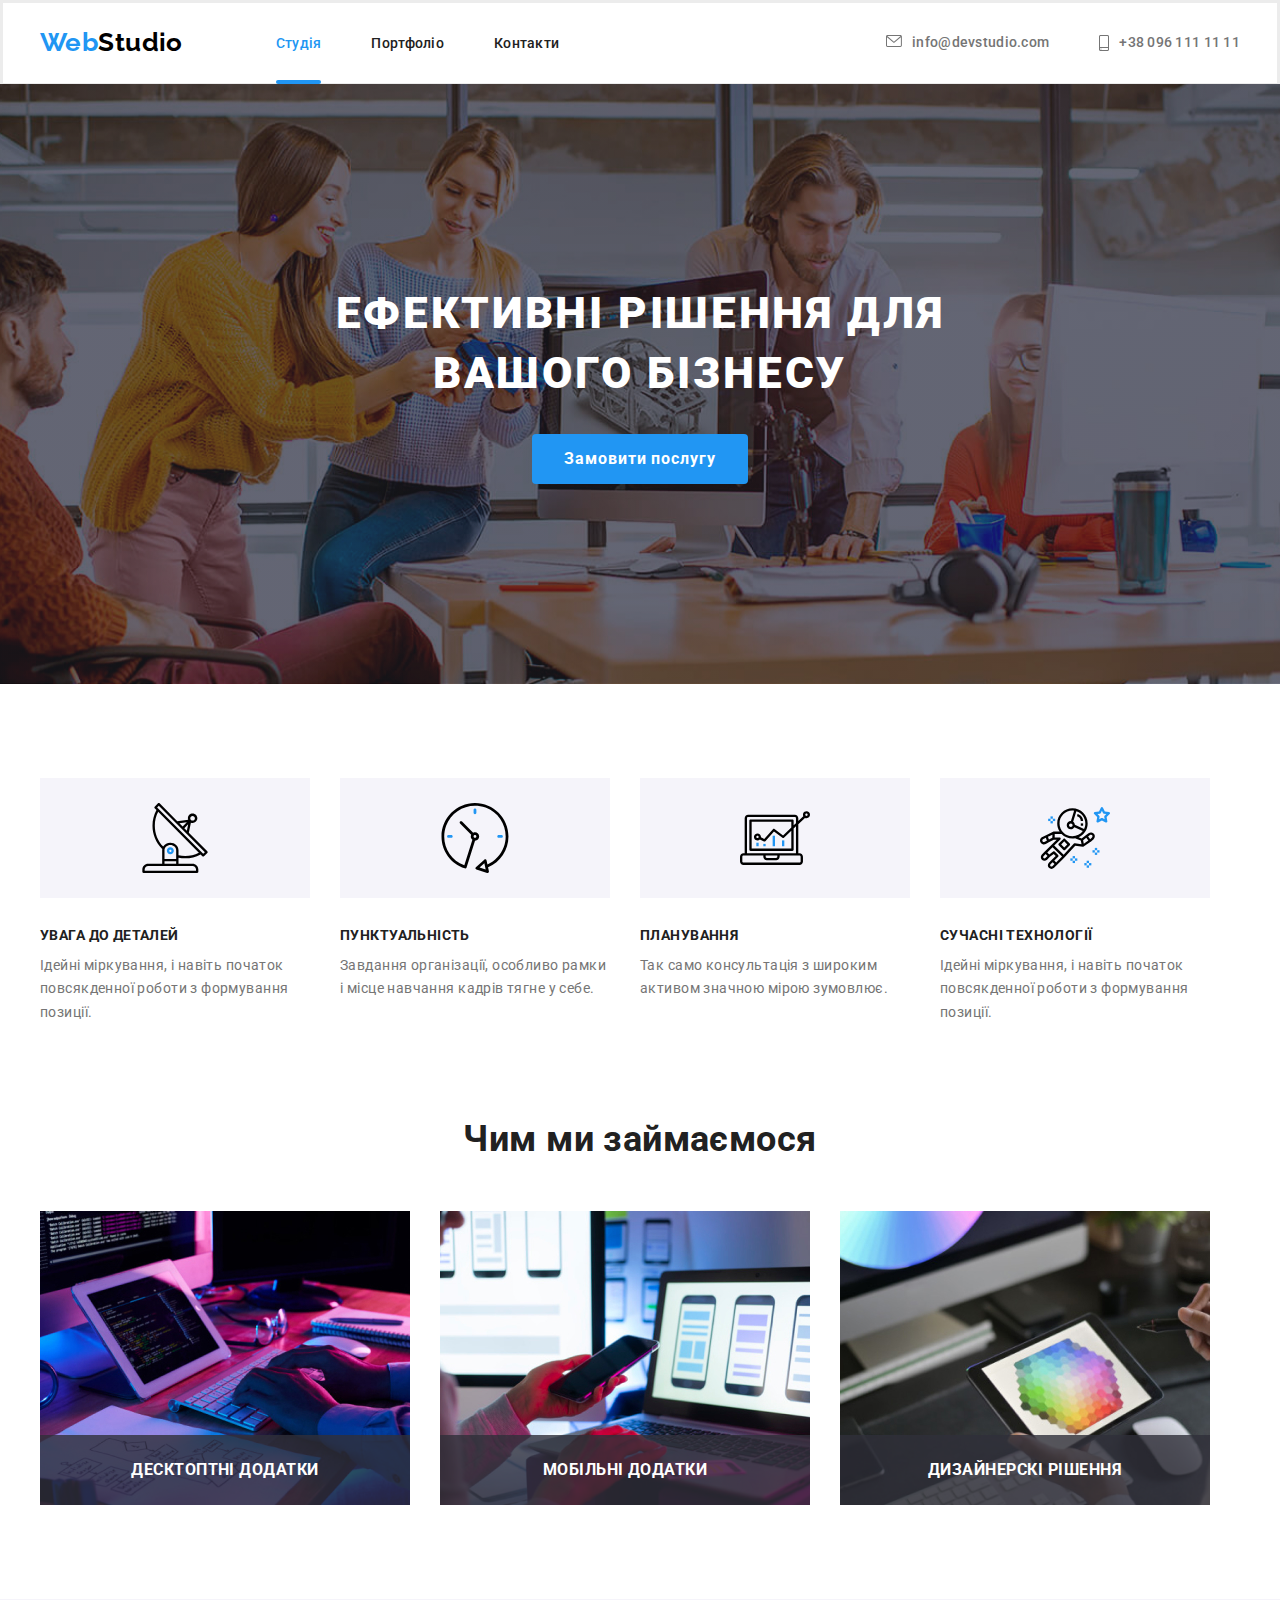
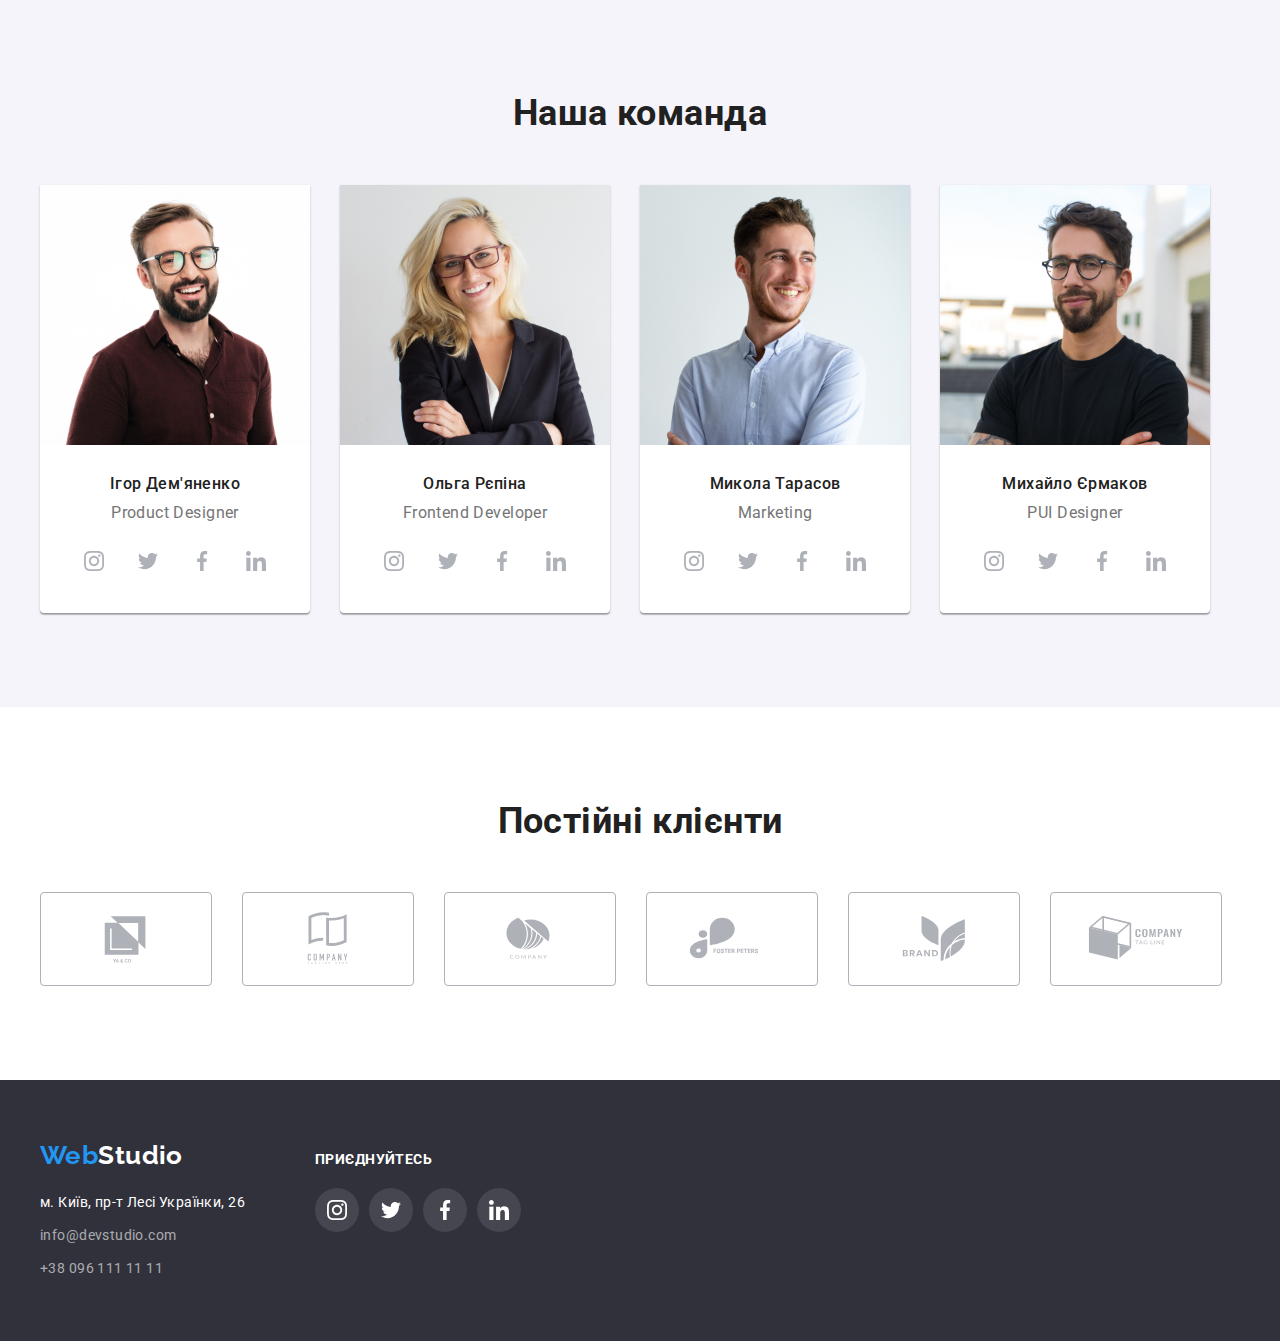
<file: index.html>
<!DOCTYPE html>
<html lang="uk">
  <head>
    <meta charset="UTF-8" />
    <meta http-equiv="X-UA-Compatible" content="IE=edge" />
    <meta name="viewport" content="width=device-width, initial-scale=1.0" />
    <title>Document</title>
    <link rel="preconnect" href="https://fonts.googleapis.com" />
    <link rel="preconnect" href="https://fonts.gstatic.com" crossorigin />
    <link
      href="https://fonts.googleapis.com/css2?family=Raleway:wght@700&family=Roboto:wght@400;500;700;900&display=swap"
      rel="stylesheet"
    />
    <link rel="stylesheet" href="./css/styles.css" />
  </head>
  <body>
    <!--Верхня лінія-->

    <header>
      <div class="container maine-line">
        <a href="./index.html" class="logo header"
          ><span class="logo-blue">Web</span
          ><span class="logo-black">Studio</span></a
        >
        <nav>
          <ul class="site-nav list">
            <li class="item">
              <a href="./index.html" class="link current">Студія</a>
            </li>
            <li class="item">
              <a href="./portfolio.html" class="link">Портфоліо</a>
            </li>
            <li class="item"><a href="" class="link">Контакти</a></li>
          </ul>
        </nav>
        <ul class="auth-nav list">
          <li class="item">
            <a class="contact-header" href="mailto:info@devstudio.com">
              <svg width="16" height="12" class="svg-mail">
                <use href="./images/icons.svg#mail"></use>
              </svg>
              info@devstudio.com</a
            >
          </li>
          <li class="item">
            <a class="contact-header" href="tel:+380961111111">
              <svg width="10" height="16" class="svg-smartphone">
                <use href="./images/icons.svg#smartphone"></use>
              </svg>
              +38 096 111 11 11</a
            >
          </li>
        </ul>
      </div>
    </header>
    <!--Шапка-->

    <main>
      <section class="order">
        <div class="container">
          <h1 class="order-text">
            Ефективні рішення для<br />
            вашого бізнесу
          </h1>
          <button class="button primary" type="button" data-modal-open>
            Замовити послугу
          </button>
        </div>
      </section>

      <div class="bekdrop is-hidden" data-modal>
        <div class="modal-window">
          <button class="button button-modal-window" data-modal-close>
            <svg width="11" height="11" class="svg-modal-window">
              <use
                class="use-modal-window"
                href="./images/icons.svg#close"
              ></use>
            </svg>
          </button>
        </div>
      </div>

      <!--Особливості-->

      <section class="features section">
        <div class="container">
          <h2 class="visually-hidden">Наші особлівості</h2>
          <ul class="list features-list">
            <li class="item">
              <div class="features-plus">
                <svg width="70" height="70" class="svg-features">
                  <use
                    class="use-features"
                    href="./images/icons.svg#antenna"
                  ></use>
                </svg>
              </div>
              <h3 class="main-text">УВАГА ДО ДЕТАЛЕЙ</h3>
              <p class="text">
                Ідейні міркування, і навіть початок повсякденної роботи з
                формування позиції.
              </p>
            </li>
            <li class="item">
              <div class="features-plus">
                <svg width="70" height="70" class="svg-features">
                  <use
                    class="use-features"
                    href="./images/icons.svg#clock"
                  ></use>
                </svg>
              </div>
              <h3 class="main-text">ПУНКТУАЛЬНІСТЬ</h3>
              <p class="text">
                Завдання організації, особливо рамки і місце навчання кадрів
                тягне у себе.
              </p>
            </li>
            <li class="item">
              <div class="features-plus">
                <svg width="70" height="70" class="svg-features">
                  <use
                    class="use-features"
                    href="./images/icons.svg#komputer"
                  ></use>
                </svg>
              </div>
              <h3 class="main-text">ПЛАНУВАННЯ</h3>
              <p class="text">
                Так само консультація з широким активом значною мірою зумовлює.
              </p>
            </li>
            <li class="item">
              <div class="features-plus">
                <svg width="70" height="70" class="svg-features">
                  <use
                    class="use-features"
                    href="./images/icons.svg#astronaut"
                  ></use>
                </svg>
              </div>
              <h3 class="main-text">СУЧАСНІ ТЕХНОЛОГІЇ</h3>
              <p class="text">
                Ідейні міркування, і навіть початок повсякденної роботи з
                формування позиції.
              </p>
            </li>
          </ul>
        </div>
      </section>

      <!--Чим ми займаємося-->

      <section class="examples section">
        <div class="container">
          <h2 class="main-tex">Чим ми займаємося</h2>
          <ul class="list list-jpg">
            <li class="item">
              <div class="img-examples">
                <img
                  class="img"
                  src="./images/img(1).jpg"
                  alt="праця на всіх девайсах"
                  width="370"
                />

                <!-- <div class="examples-frame-text"> -->
                  <p class="frame-text">ДЕСКТОПТНІ ДОДАТКИ</p>
                <!-- </div> -->
              </div>
            </li>
            <li class="item">
              <div class="img-examples">
                <img
                  class="img"
                  src="./images/img(2).jpg"
                  alt="праця на всіх девайсах"
                  width="370"
                />

                <!-- <div class="examples-frame-text"> -->
                  <p class="frame-text">МОБІЛЬНІ ДОДАТКИ</p>
                <!-- </div> -->
              </div>
            </li>
            <li class="item">
              <div class="img-examples">
                <img
                  class="img"
                  src="./images/img(3).jpg"
                  alt="праця на всіх девайсах"
                  width="370"
                />

                <!-- <div class="examples-frame-text"> -->
                  <p class="frame-text">ДИЗАЙНЕРСКІ РІШЕННЯ</p>
                <!-- </div> -->
              </div>
            </li>
          </ul>
        </div>
      </section>

      <!--Наша команда-->

      <section class="section team">
        <div class="container">
          <h2 class="main">Наша команда</h2>
          <ul class="list">
            <li class="item shadow">
              <img
                class="img"
                src="./images/img(4).jpg"
                alt="фото Ігора Дем'яненко"
                width="270"
              />
              <div class="text-people">
                <h3 class="main-text">Ігор Дем'яненко</h3>
                <p class="text">Product Designer</p>
                <ul class="team-svg">
                  <li class="item">
                    <a class="link" href="">
                      <svg width="20" height="20" class="svg-team">
                        <use
                          class="use-team"
                          href="./images/icons.svg#instagram"
                        ></use>
                      </svg>
                    </a>
                  </li>
                  <li class="item">
                    <a class="link" href="">
                      <svg width="20" height="20" class="svg-team">
                        <use
                          class="use-team"
                          href="./images/icons.svg#twitter"
                        ></use>
                      </svg>
                    </a>
                  </li>
                  <li class="item">
                    <a class="link" href="">
                      <svg width="20" height="20" class="svg-team">
                        <use
                          class="use-team"
                          href="./images/icons.svg#facebook"
                        ></use>
                      </svg>
                    </a>
                  </li>
                  <li class="item">
                    <a class="link" href="">
                      <svg width="20" height="20" class="svg-team">
                        <use
                          class="use-team"
                          href="./images/icons.svg#linkedin"
                        ></use>
                      </svg>
                    </a>
                  </li>
                </ul>
              </div>
            </li>
            <li class="item shadow">
              <img
                class="img"
                src="./images/img(5).jpg"
                alt="фото Ольгі Рєпіної"
                width="270"
              />
              <div class="text-people">
                <h3 class="main-text">Ольга Рєпіна</h3>
                <p class="text">Frontend Developer</p>
                <ul class="team-svg">
                  <li class="item">
                    <a class="link" href="">
                      <svg width="20" height="20" class="svg-team">
                        <use
                          class="use-team"
                          href="./images/icons.svg#instagram"
                        ></use>
                      </svg>
                    </a>
                  </li>
                  <li class="item">
                    <a class="link" href="">
                      <svg width="20" height="20" class="svg-team">
                        <use
                          class="use-team"
                          href="./images/icons.svg#twitter"
                        ></use>
                      </svg>
                    </a>
                  </li>
                  <li class="item">
                    <a class="link" href="">
                      <svg width="20" height="20" class="svg-team">
                        <use
                          class="use-team"
                          href="./images/icons.svg#facebook"
                        ></use>
                      </svg>
                    </a>
                  </li>
                  <li class="item">
                    <a class="link" href="">
                      <svg width="20" height="20" class="svg-team">
                        <use
                          class="use-team"
                          href="./images/icons.svg#linkedin"
                        ></use>
                      </svg>
                    </a>
                  </li>
                </ul>
              </div>
            </li>
            <li class="item shadow">
              <img
                class="img"
                src="./images/img(6).jpg"
                alt="фото Миколи Тарасова"
                width="270"
              />
              <div class="text-people">
                <h3 class="main-text">Микола Тарасов</h3>
                <p class="text">Marketing</p>
                <ul class="team-svg">
                  <li class="item">
                    <a class="link" href="">
                      <svg width="20" height="20" class="svg-team">
                        <use
                          class="use-team"
                          href="./images/icons.svg#instagram"
                        ></use>
                      </svg>
                    </a>
                  </li>
                  <li class="item">
                    <a class="link" href="">
                      <svg width="20" height="20" class="svg-team">
                        <use
                          class="use-team"
                          href="./images/icons.svg#twitter"
                        ></use>
                      </svg>
                    </a>
                  </li>
                  <li class="item">
                    <a class="link" href="">
                      <svg width="20" height="20" class="svg-team">
                        <use
                          class="use-team"
                          href="./images/icons.svg#facebook"
                        ></use>
                      </svg>
                    </a>
                  </li>
                  <li class="item">
                    <a class="link" href="">
                      <svg width="20" height="20" class="svg-team">
                        <use
                          class="use-team"
                          href="./images/icons.svg#linkedin"
                        ></use>
                      </svg>
                    </a>
                  </li>
                </ul>
              </div>
            </li>
            <li class="item shadow">
              <img
                class="img"
                src="./images/img(7).jpg"
                alt="фото Михайла Єрмакова"
                width="270"
              />
              <div class="text-people">
                <h3 class="main-text">Михайло Єрмаков</h3>
                <p class="text">PUI Designer</p>
                <ul class="team-svg">
                  <li class="item">
                    <a class="link" href="">
                      <svg width="20" height="20" class="svg-team">
                        <use
                          class="use-team"
                          href="./images/icons.svg#instagram"
                        ></use>
                      </svg>
                    </a>
                  </li>
                  <li class="item">
                    <a class="link" href="">
                      <svg width="20" height="20" class="svg-team">
                        <use
                          class="use-team"
                          href="./images/icons.svg#twitter"
                        ></use>
                      </svg>
                    </a>
                  </li>
                  <li class="item">
                    <a class="link" href="">
                      <svg width="20" height="20" class="svg-team">
                        <use
                          class="use-team"
                          href="./images/icons.svg#facebook"
                        ></use>
                      </svg>
                    </a>
                  </li>
                  <li class="item">
                    <a class="link" href="">
                      <svg width="20" height="20" class="svg-team">
                        <use
                          class="use-team"
                          href="./images/icons.svg#linkedin"
                        ></use>
                      </svg>
                    </a>
                  </li>
                </ul>
              </div>
            </li>
          </ul>
        </div>
      </section>

      <!-- Постійні клієнти -->

      <section class="section customers">
        <div class="container">
          <h2 class="main">Постійні клієнти</h2>

          <ul class="customers-example">
            <li class="item">
              <a class="link" href="">
                <svg width="106" height="60" class="svg-customers">
                  <use class="use" href="./images/icons.svg#yaco"></use>
                </svg>
              </a>
            </li>
            <li class="item">
              <a class="link" href="">
                <svg width="106" height="60" class="svg-customers">
                  <use class="use" href="./images/icons.svg#tagline"></use>
                </svg>
              </a>
            </li>
            <li class="item">
              <a class="link" href="">
                <svg width="106" height="60" class="svg-customers">
                  <use class="use" href="./images/icons.svg#company"></use>
                </svg>
              </a>
            </li>
            <li class="item">
              <a class="link" href="">
                <svg width="106" height="60" class="svg-customers">
                  <use class="use" href="./images/icons.svg#foster"></use>
                </svg>
              </a>
            </li>
            <li class="item">
              <a class="link" href="">
                <svg width="106" height="60" class="svg-customers">
                  <use class="use" href="./images/icons.svg#brand"></use>
                </svg>
              </a>
            </li>
            <li class="item">
              <a class="link" href="">
                <svg width="106" height="60" class="svg-customers">
                  <use class="use" href="./images/icons.svg#tag_line"></use>
                </svg>
              </a>
            </li>
          </ul>
        </div>
      </section>
    </main>

    <!--Підвал-->

    <footer>
      <div class="container qwerty">
        <div class="main-information">
          <a href="./index.html" class="logo footer"
            ><span class="logo-blue">Web</span
            ><span class="logo-white">Studio</span></a
          >

          <address class="footer-adress">
            <ul class="list">
              <li class="adress-list">
                <a class="adress" href="https://goo.gl/maps/dVTdYjMpr15HdF8F8"
                  >м. Київ, пр-т Лесі Українки, 26</a
                >
              </li>
              <li class="adress-list">
                <a class="footer-emaile adress" href="mailto:info@devstudio.com"
                  >info@devstudio.com</a
                >
              </li>
              <li class="adress-list">
                <a class="footer-telephon adress" href="tel:+380961111111"
                  >+38 096 111 11 11</a
                >
              </li>
            </ul>
          </address>
        </div>

        <div class="plus">
          <p class="main">ПРИЄДНУЙТЕСЬ</p>
          <ul class="plus-svg">
            <li class="item">
              <a class="link" href="">
                <svg width="20" height="20" class="svg-footer">
                  <use
                    class="use-footer"
                    href="./images/icons.svg#instagram"
                  ></use>
                </svg>
              </a>
            </li>
            <li class="item">
              <a class="link" href="">
                <svg width="20" height="20" class="svg-footer">
                  <use
                    class="use-footer"
                    href="./images/icons.svg#twitter"
                  ></use>
                </svg>
              </a>
            </li>
            <li class="item">
              <a class="link" href="">
                <svg width="20" height="20" class="svg-footer">
                  <use
                    class="use-footer"
                    href="./images/icons.svg#facebook"
                  ></use>
                </svg>
              </a>
            </li>
            <li class="item">
              <a class="link" href="">
                <svg width="20" height="20" class="svg-footer">
                  <use
                    class="use-footer"
                    href="./images/icons.svg#linkedin"
                  ></use>
                </svg>
              </a>
            </li>
          </ul>
        </div>
      </div>
    </footer>

    <script src="./js/modal.js"></script>
  </body>
</html>
</file>
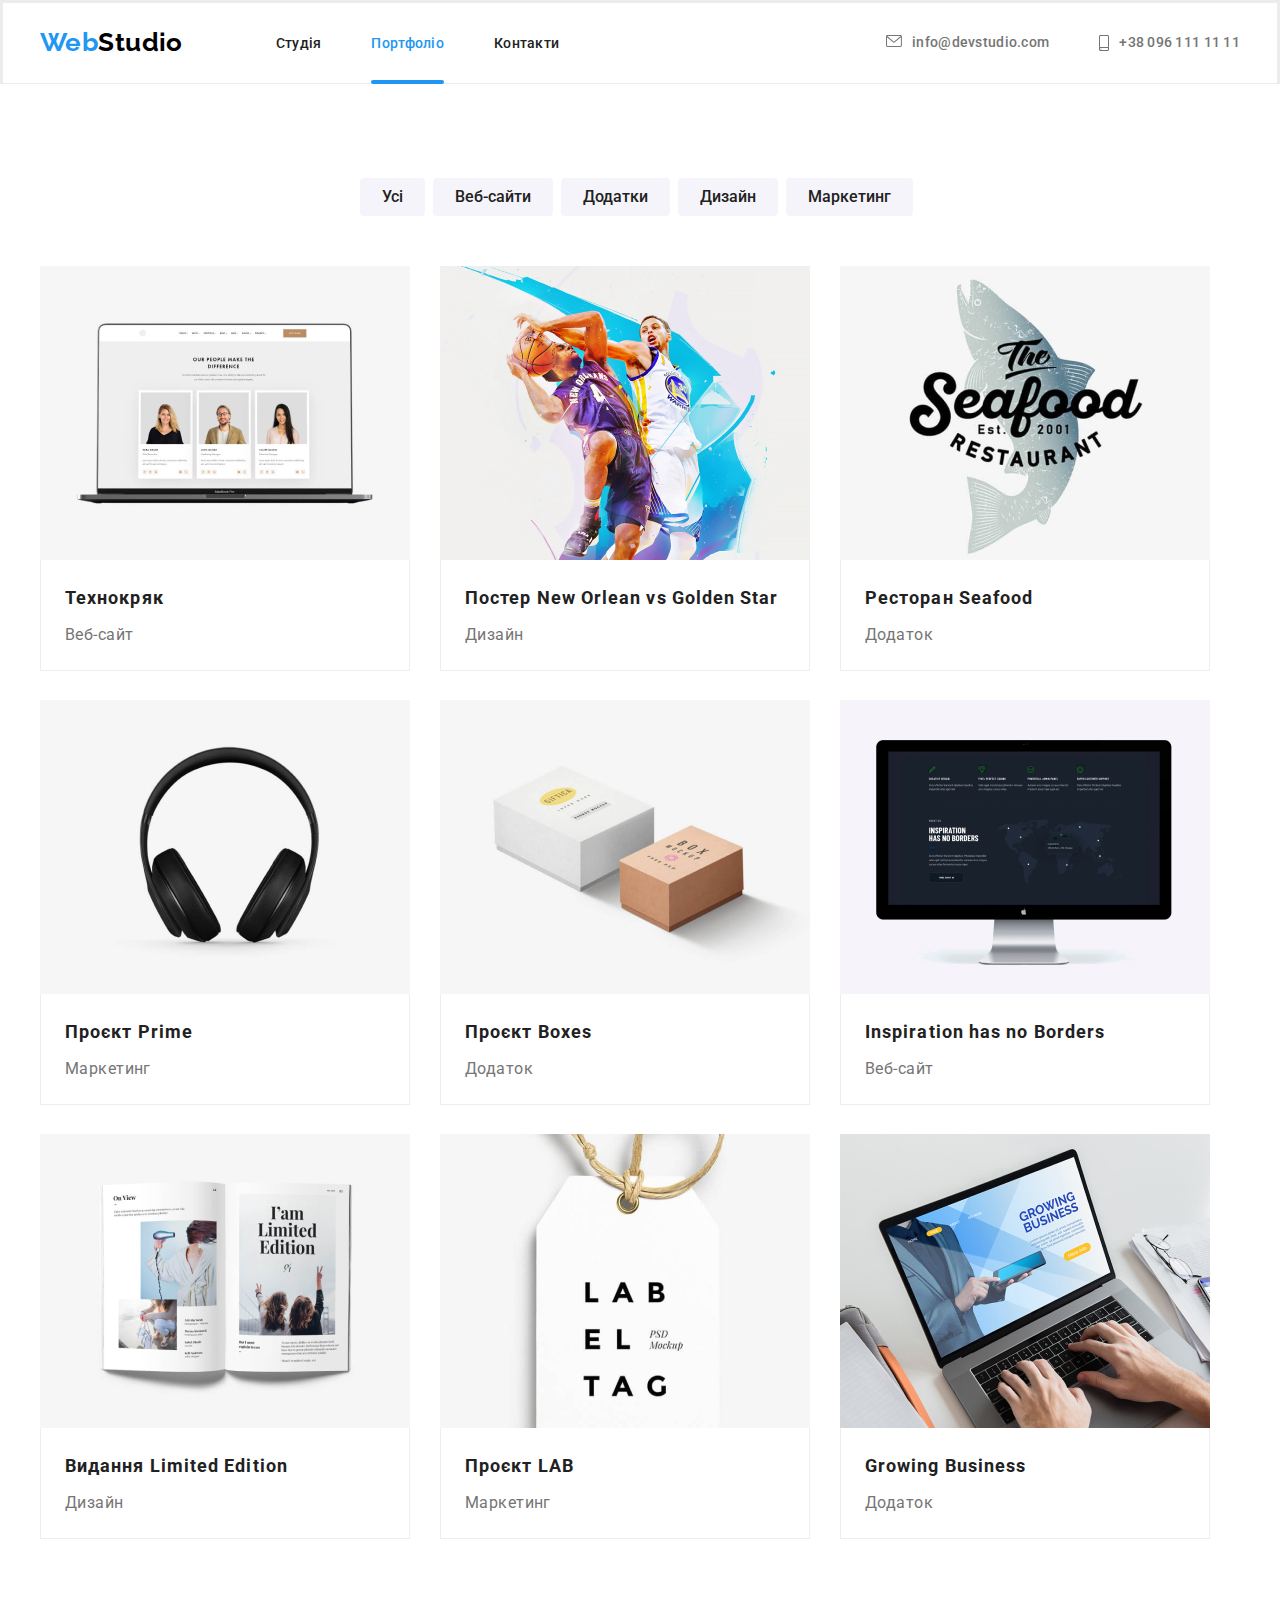
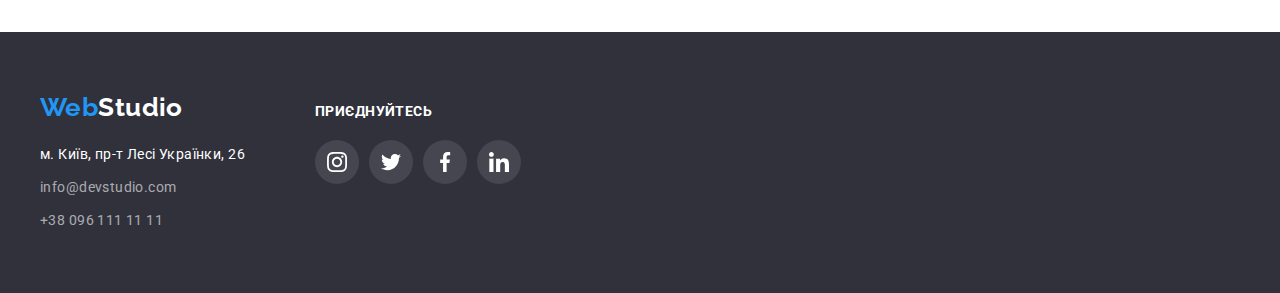
<file: portfolio.html>
<!DOCTYPE html>
<html lang="uk">
  <head>
    <meta charset="UTF-8" />
    <meta http-equiv="X-UA-Compatible" content="IE=edge" />
    <meta name="viewport" content="width=device-width, initial-scale=1.0" />
    <title>Document</title>
    <link rel="preconnect" href="https://fonts.googleapis.com" />
    <link rel="preconnect" href="https://fonts.gstatic.com" crossorigin />
    <link
      href="https://fonts.googleapis.com/css2?family=Raleway:wght@700&family=Roboto:wght@400;500;700;900&display=swap"
      rel="stylesheet"
    />
    <link rel="stylesheet" href="./css/styles.css" />
  </head>
  <body>
    <!--Верхня лінія-->
    <header>
      <div class="container maine-line">
        <a href="./index.html" class="logo header"
          ><span class="logo-blue">Web</span
          ><span class="logo-black">Studio</span></a
        >
        <nav>
          <ul class="site-nav list">
            <li class="item">
              <a href="./index.html" class="link">Студія</a>
            </li>
            <li class="item">
              <a href="./portfolio.html" class="link current">Портфоліо</a>
            </li>
            <li class="item"><a href="" class="link">Контакти</a></li>
          </ul>
        </nav>
        <ul class="auth-nav list">
          <li class="item">
            <a class="contact-header" href="mailto:info@devstudio.com">
              <svg 
                  width="16"
                  height="12"
                  class="svg-mail">
                <use href="./images/icons.svg#mail"></use>
              </svg>
              info@devstudio.com</a>
          </li>
          <li class="item">
            <a class="contact-header" href="tel:+380961111111">
              <svg 
              width="10"
              height="16"
              class="svg-smartphone">
                <use href="./images/icons.svg#smartphone"></use>
              </svg>
              +38 096 111 11 11</a>
          </li>
        </ul>
      </div>
    </header>
    <!--Шапка-->
    <main>
      <section class="section portfolio">
        <div class="container">
          <h1 class="visually-hidden">Портфоліо</h1>

          <!--Фільтр-->
          <ul class="list-filter">
            <li>
              <button type="button" class="button filter current">Усі</button>
            </li>
            <li>
              <button type="button" class="button filter">Веб-сайти</button>
            </li>
            <li>
              <button type="button" class="button filter">Додатки</button>
            </li>
            <li><button type="button" class="button filter">Дизайн</button></li>
            <li>
              <button type="button" class="button filter">Маркетинг</button>
            </li>
          </ul>

          <!--Приклади-->

          <ul class="list">
            <li class="item">
              <a class="a" href=""
                >
                <div class="img-animation">
                  <img
                  class="img"
                  src="./images/img(8).jpg"
                  alt="Лого ресторана Seafood"
                  width="370"
                />
                <div class="animation">
                  <p class="text-animation">Ресурс пропонує комплексні пропозиції 
                    з різним рівнем функціоналу та сервісів. 
                    Все це дозволить відвідувачу отримати вичерпні 
                    відомості про компанію чи приватну особу.</p>
                </div>
                </div>
                <div class="border">
                  <h2 class="main-text">Технокряк</h2>
                  <p class="text">Веб-сайт</p>
                </div></a
              >
            </li>
            <li class="item">
              <a class="a" href=""
                >
                <div class="img-animation">
                  <img
                  class="img"
                  src="./images/img(9).jpg"
                  alt="Лого ресторана Seafood"
                  width="370"
                />
                <div class="animation">
                  <p class="text-animation">Ресурс пропонує комплексні пропозиції 
                    з різним рівнем функціоналу та сервісів. 
                    Все це дозволить відвідувачу отримати вичерпні 
                    відомості про компанію чи приватну особу.</p>
                </div>
                </div>
                <div class="border">
                  <h2 class="main-text">Постер New Orlean vs Golden Star</h2>
                  <p class="text">Дизайн</p>
                </div></a
              >
            </li>

            <li class="item">
              <a class="a" href=""
                >
                <div class="img-animation">
                  <img
                  class="img"
                  src="./images/img(10).jpg"
                  alt="Лого ресторана Seafood"
                  width="370"
                />
                <div class="animation">
                  <p class="text-animation">Ресурс пропонує комплексні пропозиції 
                    з різним рівнем функціоналу та сервісів. 
                    Все це дозволить відвідувачу отримати вичерпні 
                    відомості про компанію чи приватну особу.</p>
                </div>
                </div>
                <div class="border">
                  <h2 class="main-text">Ресторан Seafood</h2>
                  <p class="text">Додаток</p>
                </div></a
              >
            </li>
            <li class="item">
              <a class="a" href=""
                >
                <div class="img-animation">
                  <img
                  class="img"
                  src="./images/img(11).jpg"
                  alt="Лого ресторана Seafood"
                  width="370"
                />
                <div class="animation">
                  <p class="text-animation">Ресурс пропонує комплексні пропозиції 
                    з різним рівнем функціоналу та сервісів. 
                    Все це дозволить відвідувачу отримати вичерпні 
                    відомості про компанію чи приватну особу.</p>
                </div>
                </div>
                <div class="border">
                  <h2 class="main-text">Проєкт Prime</h2>
                  <p class="text">Маркетинг</p>
                </div></a
              >
            </li>

            <li class="item">
              <a class="a" href=""
                >
                <div class="img-animation">
                  <img
                  class="img"
                  src="./images/img(12).jpg"
                  alt="Лого ресторана Seafood"
                  width="370"
                />
                <div class="animation">
                  <p class="text-animation">Ресурс пропонує комплексні пропозиції 
                    з різним рівнем функціоналу та сервісів. 
                    Все це дозволить відвідувачу отримати вичерпні 
                    відомості про компанію чи приватну особу.</p>
                </div>
                </div>
                <div class="border">
                  <h2 class="main-text">Проєкт Boxes</h2>
                  <p class="text">Додаток</p>
                </div></a
              >
            </li>

            <li class="item">
              <a class="a" href=""
                >
                <div class="img-animation">
                  <img
                  class="img"
                  src="./images/img(13).jpg"
                  alt="Лого ресторана Seafood"
                  width="370"
                />
                <div class="animation">
                  <p class="text-animation">Ресурс пропонує комплексні пропозиції 
                    з різним рівнем функціоналу та сервісів. 
                    Все це дозволить відвідувачу отримати вичерпні 
                    відомості про компанію чи приватну особу.</p>
                </div>
                </div>
                <div class="border">
                  <h2 class="main-text">Inspiration has no Borders</h2>
                  <p class="text">Веб-сайт</p>
                </div></a
              >
            </li>
            <li class="item">
              <a class="a" href=""
                >
                <div class="img-animation">
                  <img
                  class="img"
                  src="./images/img(14).jpg"
                  alt="Лого ресторана Seafood"
                  width="370"
                />
                <div class="animation">
                  <p class="text-animation">Ресурс пропонує комплексні пропозиції 
                    з різним рівнем функціоналу та сервісів. 
                    Все це дозволить відвідувачу отримати вичерпні 
                    відомості про компанію чи приватну особу.</p>
                </div>
                </div>
                <div class="border">
                  <h2 class="main-text">Видання Limited Edition</h2>
                  <p class="text">Дизайн</p>
                </div></a
              >
            </li>

            <li class="item">
              <a class="a" href=""
                >
                <div class="img-animation">
                  <img
                  class="img"
                  src="./images/img(15).jpg"
                  alt="Лого ресторана Seafood"
                  width="370"
                />
                <div class="animation">
                  <p class="text-animation">Ресурс пропонує комплексні пропозиції 
                    з різним рівнем функціоналу та сервісів. 
                    Все це дозволить відвідувачу отримати вичерпні 
                    відомості про компанію чи приватну особу.</p>
                </div>
                </div>
                <div class="border">
                  <h2 class="main-text">Проєкт LAB</h2>
                  <p class="text">Маркетинг</p>
                </div></a
              >
            </li>

            <li class="item">
              <a class="a" href=""
                >
                <div class="img-animation">
                  <img
                  class="img"
                  src="./images/img(16).jpg"
                  alt="Лого ресторана Seafood"
                  width="370"
                />
                <div class="animation">
                  <p class="text-animation">Ресурс пропонує комплексні пропозиції 
                    з різним рівнем функціоналу та сервісів. 
                    Все це дозволить відвідувачу отримати вичерпні 
                    відомості про компанію чи приватну особу.</p>
                </div>
                </div>
                <div class="border">
                  <h2 class="main-text">Growing Business</h2>
                  <p class="text">Додаток</p>
                </div></a
              >
            </li>
          </ul>
        </div>
      </section>
    </main>
    <!--Підвал-->
    
    <footer>
      <div class="container qwerty">
        <div class="main-information">
          <a href="./index.html" class="logo footer"
            ><span class="logo-blue">Web</span
            ><span class="logo-white">Studio</span></a
          >

          <address class="footer-adress">
            <ul class="list">
              <li class="adress-list">
                <a class="adress" href="https://goo.gl/maps/dVTdYjMpr15HdF8F8"
                  >м. Київ, пр-т Лесі Українки, 26</a
                >
              </li>
              <li class="adress-list">
                <a class="footer-emaile adress" href="mailto:info@devstudio.com"
                  >info@devstudio.com</a
                >
              </li>
              <li class="adress-list">
                <a class="footer-telephon adress" href="tel:+380961111111"
                  >+38 096 111 11 11</a
                >
              </li>
            </ul>
          </address>
        </div>

        <div class="plus">
          <p class="main">ПРИЄДНУЙТЕСЬ</p>
          <ul class="plus-svg">
            <li class="item">
              <a class="link" href="">
                <svg width="20" height="20" class="svg-footer">
                  <use
                    class="use-footer"
                    href="./images/icons.svg#instagram"
                  ></use>
                </svg>
              </a>
            </li>
            <li class="item">
              <a class="link" href="">
                <svg width="20" height="20" class="svg-footer">
                  <use
                    class="use-footer"
                    href="./images/icons.svg#twitter"
                  ></use>
                </svg>
              </a>
            </li>
            <li class="item">
              <a class="link" href="">
                <svg width="20" height="20" class="svg-footer">
                  <use
                    class="use-footer"
                    href="./images/icons.svg#facebook"
                  ></use>
                </svg>
              </a>
            </li>
            <li class="item">
              <a class="link" href="">
                <svg width="20" height="20" class="svg-footer">
                  <use
                    class="use-footer"
                    href="./images/icons.svg#linkedin"
                  ></use>
                </svg>
              </a>
            </li>
          </ul>
        </div>
      </div>
    </footer>
   
  </body>
</html>
</file>
<file: css/styles.css>
/* maine information */

:root{
    --primary-text-color: #757575;
    --h-text-color: #212121;
    --accent-color: #2196F3;
    --adress-color: rgba(255, 255, 255, 0.6);
    --primary-white-color: #ffffff;
    --bg-color: hsl(235, 10%, 21%);
    --rgba-logo-black: rgba(0, 0, 0, 1);
    --rgba-logo-white: rgba(255, 255, 255, 1);
    --rgba-logo-blue: rgba(33, 150, 243, 1);
    --botton-bgd: #F5F4FA;
    --acent-hero-rgba:rgba(47, 48, 58, 0.4);
    --team-bgd:#F5F4FA;
    --border-color: #EEEEEE;
    --border-header: #ECECEC;
    --svg-accent: rgba(175, 177, 184, 1);
    --svg-accent-hover:rgba(33, 150, 243, 1);
    --svg-rgba-footer:rgba(255, 255, 255, 0.1);
    --color: #2196f3;
    --rgba-bekdrop: rgba(0, 0, 0, 0.2);
    --background-modal-window: #ffffff;
    --border-botton: rgba(0, 0, 0, 0.1);
    --background-examples: rgba(47, 48, 58, 0.8);
    --background-animation:rgba(33, 150, 243, 0.9);
    --timing-function: cubic-bezier(0.4, 0, 0.2, 1);
}

body{
    font-family: Roboto, sans-serif;
    font-size: 14px;
    background-color: var(--primary-white-color);
    color: var(--primary-text-color);
    letter-spacing: 0.03em;
    margin: 0 ;
}

h1, h2, h3, li, p{
    margin: 0;
}

ul{
    padding: 0;
    list-style-type: none;
}
a{
    text-decoration: none;
}
.img{
    display: block;
}

.container{
    width: 1200px;
    margin-left: auto;
    margin-right: auto;

}

.button{
    cursor: pointer;
    font-family: inherit;
    border: 0;
}

.visually-hidden {
    position: absolute;
    width: 1px;
    height: 1px;
    margin: -1px;
    border: 0;
    padding: 0;
    
    white-space: nowrap;
    clip-path: inset(100%);
    clip: rect(0 0 0 0);
    overflow: hidden;
  }

.list{
    list-style-type: none;
    margin-top: 0;
    margin-bottom: 0;
}
.section{
    padding-bottom: 94px;
    padding-top: 94px;
    align-items: center;
}


/* header */

header{
    border-bottom: 1px;
    border-style: solid;
    border-color: var(--border-header);
}
.maine-line{
    display: flex;
    align-items: center;
}
.logo.header{
    margin-right: 93px;
    padding: 24px 0 25px 0;
    display: flex;
}
.logo{
    font-family: Raleway, sans-serif;
    font-weight: 700;
    font-style: normal;
    line-height: 1.19;
    font-size: 26px;
    text-decoration: none;
}
.logo-blue{
    color: var(--rgba-logo-blue);
}
.logo-black{
    color: var(--rgba-logo-black);
} 
.logo-white{
    color: var(--rgba-logo-white);
}

/* site nav  in header*/

.site-nav{
    display: flex;
    justify-content: space-around;
}
.site-nav .item{
    margin-right: 50px;
}
.site-nav .item:last-child{
    margin-right: 0;
}
.site-nav .link{
    position: relative;
    color: var(--h-text-color);
    font-weight: 500;
    line-height: 1.14;
    letter-spacing: 0.02em;
    text-decoration: none;
    padding: 32px 0;
    transition: color 250ms var(--timing-function);

}
.site-nav .link.current{
    color: var(--accent-color);
    
}
.site-nav .link.current::after{
    content: '';
    position: absolute;
    width: 100%;
    height: 4px;
    display: inline-block;
    bottom: -1px;
    left: 0;
    background-color: var(--accent-color); 
    border-radius: 2px;
}
.site-nav .link:hover,
.site-nav .link:focus{
    color: var(--accent-color);
    text-decoration: none;
}

/* auth nav in header */

.auth-nav{
    display: flex;    
    margin-left: auto;
}
.auth-nav .item{
    margin-right: 50px;
}
.auth-nav .item:last-child{
    margin-right: 0;
}

.auth-nav .contact-header{
    display: flex;
    color: var(--primary-text-color);
    fill: var(--primary-text-color);
    font-weight: 500;
    line-height: 1.14;
    letter-spacing: 0.02em;
    text-decoration: none; 
    padding: 32px 0;
    transition: color 250ms var(--timing-function),
    fill 250ms var(--timing-function)
}
.auth-nav .contact-header:hover,
.auth-nav .contact-header:focus{
    color: var(--accent-color);
    fill:  var(--accent-color);

}

.svg-mail{
    padding-right: 10px;
    
}
.svg-smartphone{
    padding-right: 10px;
}


/* footer */

footer{
    background-color: var(--bg-color);
    padding: 60px 0;
}
footer .container{
    display: flex;
    align-items: baseline;
}
footer .main-information{
    margin-right: 70px;
}
.footer.logo{
    display: flex;
    margin-bottom: 20px;
}
.adress{
    color: var(--primary-white-color);
    text-decoration: none;
}
.adress-list{
    margin-bottom: 9px;
}
.adress-list:last-child{
    margin-bottom: 0;
}
footer .footer-adress{
    line-height: 1.71;
    font-style: normal;
}
footer .footer-adress .adress{
    transition: color 250ms var(--timing-function);
}
footer .footer-adress .adress:hover,
footer .footer-adress .adress:focus{
    color: var(--accent-color);
}
.footer-emaile{
    color: var(--adress-color);
}
.footer-telephon{
    color: var(--adress-color);
}
.plus .main{
    font-family: Roboto;
    font-weight: 700;
    font-size: 14px;
    font-weight: 700;
    line-height: 1.14;
    letter-spacing: 0.03em;
    text-align: left;
    color: var(--rgba-logo-white);
    margin-bottom: 20px;
}
.plus-svg{
    display: flex;
    margin: 0;
}
.plus-svg .item{
    margin-right: 10px;
    /* text-align: center; */
    
    width: 44px;
    height: 44px;
}
.plus-svg .item:last-child{
    margin-right: 0;
}
.svg-footer{
    fill: var(--primary-white-color);
    /* padding-top: 12px; */
    
}
.plus-svg .link{
    width: 100%;
    height: 100%;
    display: flex;
    justify-content: center;
    align-items: center;
    border-radius: 50%;
    background-color: var(--svg-rgba-footer);
    list-style: none;
    transition: background-color 250ms var(--timing-function);
}
.plus-svg .link:hover,
.plus-svg .link:focus{
    background-color:var(--svg-accent-hover);
}


/* body index*/


/* order */

.order{
    color: var(--primary-white-color);
    background-color: var(--bg-color);
    text-align: center;
    padding-bottom: 200px;
    padding-top: 200px;
    text-align: center;
    max-width: 1600px;
    max-height: 600px;
    background-image:
        linear-gradient(
            to right, 
            var(--acent-hero-rgba),
            var(--acent-hero-rgba)),
        url(../images/Img\(17\).jpg);
    background-repeat: no-repeat;
    background-position: center;
    background-size: cover;

}
.order-text{
    font-family: Roboto;
    font-weight: 900;
    letter-spacing: 0.06em;
    font-style: normal;
    text-transform: uppercase;
    font-size: 44px;
    line-height: 1.36;
    text-align: center;
    margin-bottom: 30px;
}
.button.primary{
    font-family: Roboto;
    font-weight: 700;
    color: var(--primary-white-color);
    background: var(--accent-color);
    letter-spacing: 0.06em;
    font-size: 16px;
    line-height: 1.87;
    border-radius: 4px;
    min-width: 216px;
    padding: 10px 32px 10px 32px;
    text-align: center;
}

/* modal window and bekdrop */

.bekdrop{
    position: fixed;
    top: 0;
    left: 0;
    background-color: var(--rgba-bekdrop);
    width: 100%;
    height: 100%;
    z-index: 9;
    transition: opacity 250ms var(--timing-function);
}
.bekdrop.is-hidden .modal-window{
    transform: translate(-50%, -50%) scale(0.8);
}
.bekdrop.is-hidden{
    opacity: 0;
    visibility: visible;
    pointer-events: none;
}
.modal-window{
    position: absolute;
    top: 50%;
    left: 50%;
    transform: translate(-50%, -50%) scale(1);
    box-shadow: 
        0px 1px 3px rgba(0, 0, 0, 0.12),
        0px 1px 1px rgba(0, 0, 0, 0.14), 
        0px 2px 1px rgba(0, 0, 0, 0.2);
    border-radius: 4px;
    width: 528px;
    height: 581px; 
    background-color: var(--background-modal-window);
    transition: transform 250ms var(--timing-function);
}
.button-modal-window{
    position: absolute;
    fill: var(--rgba-logo-black);
    background-color: var(--background-modal-window);
    top: 8px;
    right: 8px;
    border: 1px;
    border-style: solid;
    border-color: var(--border-botton);
    padding: 0;
    width: 30px;
    height: 30px;
    border-radius: 50%;
}


/* features */

.features-list{
    display: flex;
}
.features .features-list .item:last-child{
    margin-right: 0;
}
.features .item{
    margin-right: 30px;
    width: 270px;
}
.features .main-text{
    color: var(--h-text-color);
    font-size: 14px;
    line-height: 1.14;
    margin: 0;
    padding-bottom: 10px;
    padding-top: 30px;
}

.features .text{
    line-height: 1.71;
    margin: 0;
}

.features-plus{
    content: '';
    display: flex;
    justify-content: center;
    align-items: center;
    height: 120px;
    background-color: var(--team-bgd);
    background-position: center;
    background-repeat: no-repeat;
}


/* examples */

.examples.section{
    padding-top: 0;
}
.examples .main-tex{
    color: var(--h-text-color);
    font-size: 36px;
    line-height: 1.16;
    text-align: center;
    margin-bottom: 50px;
}
/* .examples-frame-text{
    display: flex;
    justify-content: center;
    align-items: center;
    position: absolute;
    height: 70px;
    width: 100%;
    bottom: 0;
    left: 0;
    background-color: var(--background-examples);
} */
.frame-text{
    font-family: 'Roboto';
    font-weight: 700;
    font-size: 16px;
    line-height: 1.14;
    letter-spacing: 0.03em;
    color: var(--rgba-logo-white);


    display: flex;
    justify-content: center;
    align-items: center;
    position: absolute;
    height: 70px;
    width: 100%;
    bottom: 0;
    left: 0;
    background-color: var(--background-examples);
}
.img-examples{
    position: relative;
}
.list-jpg{
    display: flex;
}
.list-jpg:last-child{
    margin-right: 0;
}
.list-jpg .item{
    margin-right: 30px;
}


/* team */

.team{
   background-color: var(--team-bgd);
}
.team .list{
    max-width: 270px;
    display: flex;
}
.team .list:last-child{
    margin-right: 0;
}
.team .list .item.shadow{
    margin-right: 30px;
    border-radius: 0px 0px 4px 4px;
    background-color: var(--primary-white-color);
    box-shadow: 
        0px 2px 1px 0px rgba(0, 0, 0, 0.2),
        0px 1px 1px 0px rgba(0, 0, 0, 0.14),
        0px 1px 3px 0px rgba(0, 0, 0, 0.12);

}
.team .main{
    color: var(--h-text-color);
    font-size: 36px;
    line-height: 1.16;
    text-align: center;
    margin-bottom: 50px;
}

.text-people{
    padding: 30px 32px;

}
.team .main-text{
    color: var(--h-text-color);
    font-weight: 500;
    font-size: 16px;
    line-height: 1.18;
    padding-bottom: 10px;
    text-align: center;
}

.team .text{
    font-size: 16px;
    line-height: 1.18;
    text-align: center;
    padding-top: 0;
    padding-bottom: 16px;
    margin: 0;
}

.team-svg{
    display: flex;
    margin: 0;
    padding: 0;
}
.team-svg .item{
    width: 44px;
    height: 44px;
    margin-right: 10px;
    text-align: center;
}
.team-svg .item:last-child{
    margin-right: 0;
}
.team-svg .link{
    fill: var(--svg-accent);
    width: 100%;
    height: 100%;
    display: flex;
    justify-content: center;
    align-items: center;
    border-radius: 50%;
    background-color: var(--svg-rgba-footer);
    transition: background-color 250ms var(--timing-function),
    fill 250ms var(--timing-function);
}
.team-svg .link:hover,
.team-svg .link:focus{
    background-color:var(--svg-accent-hover);
    fill: var(--primary-white-color);
}


/* customers */

.customers .main{
    color: var(--h-text-color);
    font-size: 36px;
    line-height: 1.16;
    text-align: center;
    margin-bottom: 50px;
}
.customers-example{
    display: flex;
    margin: 0;
}
.customers-example .item{
    width: 170px;
    height: 92px;
    border: 1px;
    align-items: center;
    border-style: solid;
    border-color: var(--svg-accent);
    transition: border-color 250ms var(--timing-function);
    border-radius: 4px;
    margin-right: 30px;
}
.customers .link{
    display: flex;
    justify-content: center;
    align-items: center;
    width: 100%;
    height: 100%;
}
.customers-example .item:hover,
.customers-example .item:focus{
    border-color: var(--svg-accent-hover);
}
.customers-example .item:hover .svg-customers,
.customers-example .item:focus .svg-customers{
    fill:var(--svg-accent-hover);
}
.customers-example .item:last-child{
    margin-right: 0;
}
.svg-customers{
    fill: var(--svg-accent);
    transition: fill 250ms var(--timing-function);
}

/* portfolio */


/* button-portfolio */

.list-filter{
    display: flex;
    justify-content: center;
    margin: 0 0 50px 0;
}
.button.filter{
    color: var(--h-text-color);
    background-color: var(--primary-white-color);
    font-weight: 500;
    font-size: 16px;
    line-height: 1.62;
    background-color: var(--botton-bgd);
    max-height: 38px;
    padding: 6px 22px;
    margin-right: 8px;
    border-radius: 4px;
    box-shadow: none;
    transition: box-shadow 250ms var(--timing-function);
}
.button.filte.current{
    background-color: var(--rgba-logo-blue);
    padding: 6px 25px;
}
.button.filter:hover,
.button.filter:focus{
    color: var(--primary-white-color);
    background-color: var(--accent-color);
    box-shadow: 
        0px 2px 2px 0px rgba(0, 0, 0, 0.12),
        0px 1px 2px 0px rgba(0, 0, 0, 0.08),
        0px 3px 1px 0px rgba(0, 0, 0, 0.1);

}

/* main text portfolio */


.portfolio .list{
    display: flex;
    flex-wrap: wrap;
    gap: 30px;
}
.portfolio .border{
    border: 1px;
    border-style: solid;
    border-color: var(--border-color);
    border-top: none;
    padding-top: 20px;
    padding-bottom: 20px;
    padding-left: 24px;

}
.portfolio .item{
    width: 370px;
    height: 404px;
}

.portfolio .main-text{
    color: var(--h-text-color);
    font-size: 18px;
    line-height: 2;
    letter-spacing: 0.06em;
    margin-bottom: 4px;
}
.portfolio .text{
    color: var(--primary-text-color);
    font-size: 16px;
    line-height: 1.88;
}
.portfolio .a{
    display: block;
    box-shadow: none;
    transition: box-shadow 250ms var(--timing-function);
}
.portfolio .a:hover,
.portfolio .a:focus{
    box-shadow: 
        1px 4px 6px 0px rgba(0, 0, 0, 0.16),
        0px 4px 4px 0px rgba(0, 0, 0, 0.06),
        0px 1px 1px 0px rgba(0, 0, 0, 0.12);
    }
.portfolio .a:hover .animation,
.portfolio .a:focus  .animation{
    opacity: 1; 
    transform: translateY(0);
}

.text-animation{
    
    font-family: 'Roboto';
    font-style: normal;
    font-weight: 400;
    font-size: 18px;
    line-height: 1.55;
    letter-spacing: 0.03em;         
    color: var(--primary-white-color);
    width: 322px;
    height: 168px;
}

.img-animation{
    position: relative;
    overflow: hidden;
}
.animation{
    display: flex;
    justify-content: center;
    align-items: center;
    position: absolute;
    height: 100%;
    width: 100%;
    bottom: 0;
    left: 0;
    background-color: var(--background-animation);
    transition: transform 250ms var(--timing-function);
    transform: translateY(100%);
}

.animation:hover,
.animation:focus{
    opacity: 1;
}

/* :hover,
:focus{
    
} */

.qwerty{
    /* display: flex; */
    /* flex-wrap: wrap; */
}
</file>
